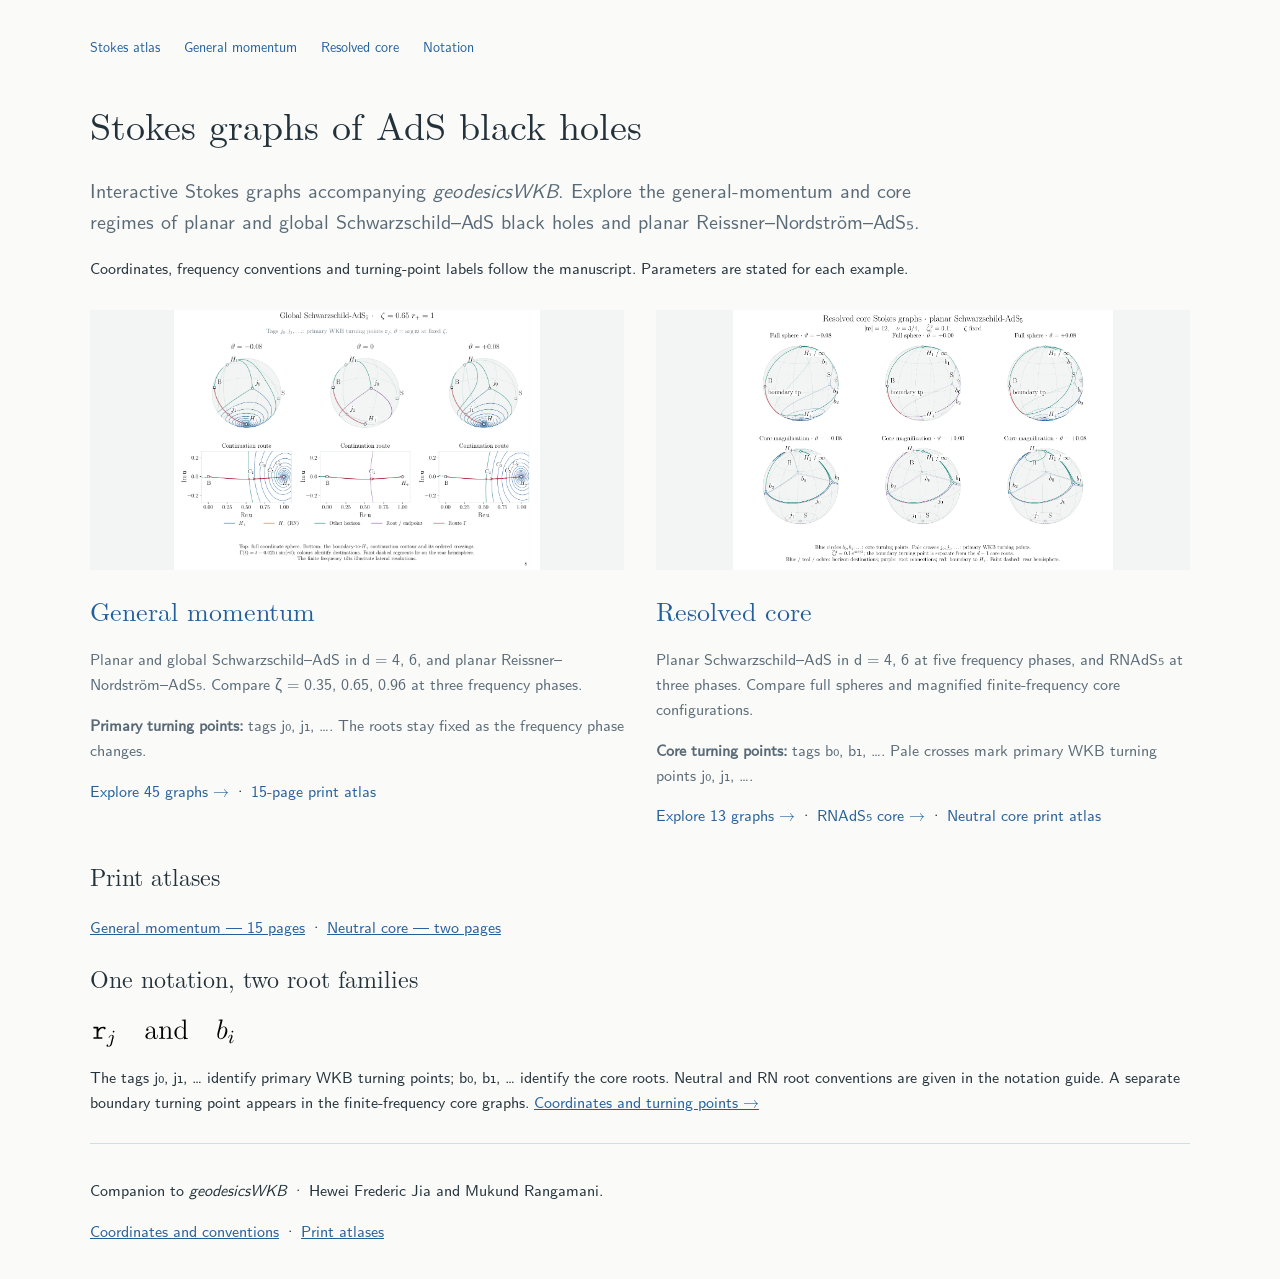
<file: index.html>
<!doctype html><html lang="en"><head><meta charset="utf-8"><meta name="viewport" content="width=device-width,initial-scale=1"><title>Stokes graphs of AdS black holes</title><link rel="stylesheet" href="assets/atlas.css"><style>body{margin:0;background:#fafbf9;color:#23313a}</style></head><body><main class="collection">
<nav class="atlas-nav"><a href="index.html">Stokes atlas</a><a href="general-zeta/index.html">General momentum</a><a href="core/index.html">Resolved core</a><a href="notation.html">Notation</a></nav>
<h1>Stokes graphs of AdS black holes</h1><p class="lead">Interactive Stokes graphs accompanying <em>geodesicsWKB</em>. Explore the general-momentum and core regimes of planar and global Schwarzschild–AdS black holes and planar Reissner–Nordström–AdS₅.</p><p>Coordinates, frequency conventions and turning-point labels follow the manuscript. Parameters are stated for each example.</p>
<div class="cards"><article><a href="general-zeta/index.html"><img src="general-zeta/previews/global-d4.png" alt="General momentum Stokes graphs and continuation route"><h2>General momentum</h2></a><p>Planar and global Schwarzschild–AdS in d = 4, 6, and planar Reissner–Nordström–AdS₅. Compare ζ = 0.35, 0.65, 0.96 at three frequency phases.</p><p><strong>Primary turning points:</strong> tags j₀, j₁, …. The roots stay fixed as the frequency phase changes.</p><a href="general-zeta/index.html">Explore 45 graphs →</a> · <a href="general-zeta/atlas.pdf">15-page print atlas</a></article>
<article><a href="core/index.html"><img src="core/figures/core-d4.png" alt="Full sphere and core magnification with distinct turning point families"><h2>Resolved core</h2></a><p>Planar Schwarzschild–AdS in d = 4, 6 at five frequency phases, and RNAdS₅ at three phases. Compare full spheres and magnified finite-frequency core configurations.</p><p><strong>Core turning points:</strong> tags b₀, b₁, …. Pale crosses mark primary WKB turning points j₀, j₁, ….</p><a href="core/index.html">Explore 13 graphs →</a> · <a href="core/index.html?background=rn">RNAdS₅ core →</a> · <a href="core/atlas.pdf">Neutral core print atlas</a></article></div>
<h2 id="print-atlases">Print atlases</h2><p><a href="general-zeta/atlas.pdf">General momentum — 15 pages</a> · <a href="core/atlas.pdf">Neutral core — two pages</a></p><h2>One notation, two root families</h2><p class="formula"><img class="math" src="assets/math/roots.svg" alt="Primary roots r_j and core roots b_i"></p><p>The tags j₀, j₁, … identify primary WKB turning points; b₀, b₁, … identify the core roots. Neutral and RN root conventions are given in the notation guide. A separate boundary turning point appears in the finite-frequency core graphs. <a href="notation.html">Coordinates and turning points →</a></p>
<footer><p>Companion to <em>geodesicsWKB</em> · Hewei Frederic Jia and Mukund Rangamani.</p><a href="notation.html">Coordinates and conventions</a> · <a href="index.html#print-atlases">Print atlases</a></footer></main></body></html>
</file>
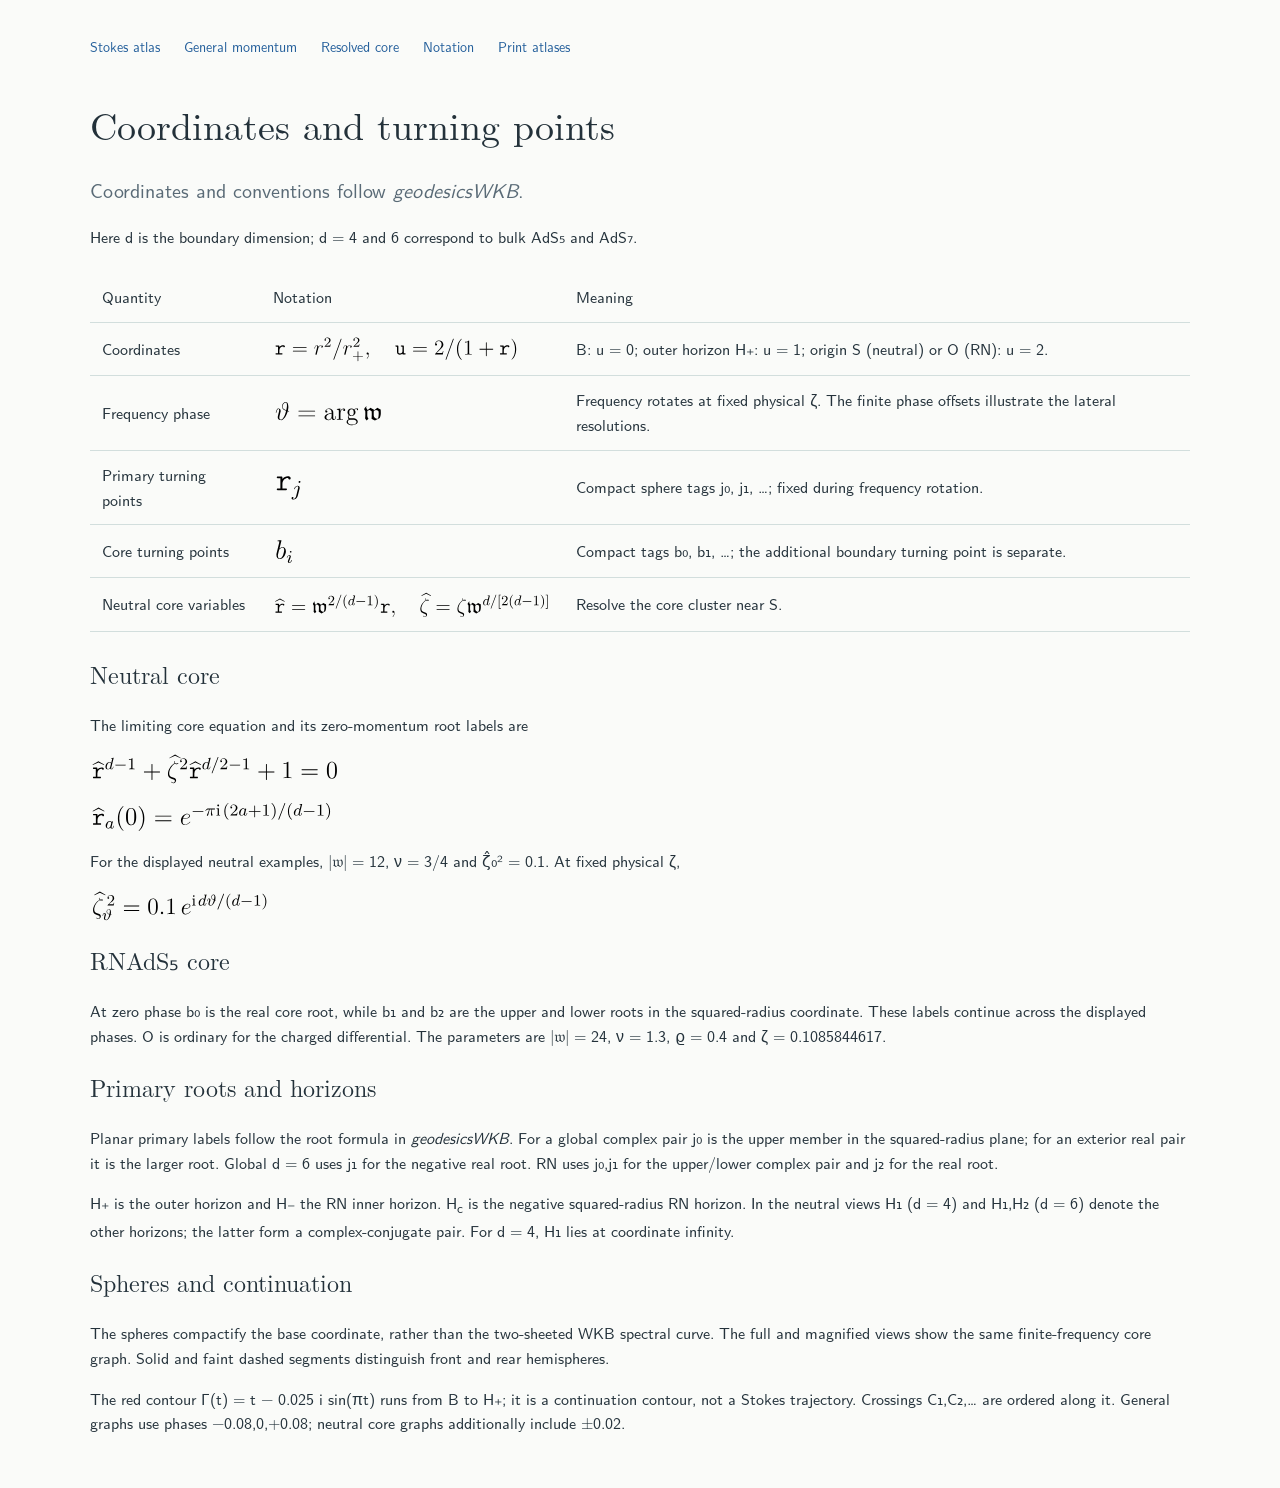
<file: notation.html>
<!doctype html><html lang="en"><head><meta charset="utf-8"><meta name="viewport" content="width=device-width,initial-scale=1"><title>Notation · Stokes atlas</title><link rel="stylesheet" href="assets/atlas.css"><style>body{margin:0;background:#fafbf9;color:#23313a}.atlas-nav{flex-wrap:wrap}.download{padding:18px 0;border-bottom:1px solid #d2dedd}.download h2{margin:0 0 6px}.notation-table{display:block;overflow:auto}</style></head><body><main class="collection"><nav class="atlas-nav"><a href="index.html">Stokes atlas</a><a href="general-zeta/index.html">General momentum</a><a href="core/index.html">Resolved core</a><a href="notation.html">Notation</a><a href="index.html#print-atlases">Print atlases</a></nav><h1>Coordinates and turning points</h1><p class="lead">Coordinates and conventions follow <em>geodesicsWKB</em>.</p>
<p>Here d is the boundary dimension; d = 4 and 6 correspond to bulk AdS₅ and AdS₇.</p>
<table class="notation-table"><tr><th>Quantity</th><th>Notation</th><th>Meaning</th></tr>
<tr><td>Coordinates</td><td><img class="math" src="assets/math/coordinates.svg" alt="r = radius squared / rplus squared; u = 2/(1+r)"></td><td>B: u = 0; outer horizon H₊: u = 1; origin S (neutral) or O (RN): u = 2.</td></tr>
<tr><td>Frequency phase</td><td><img class="math" src="assets/math/phase.svg" alt="vartheta = arg fraktur w"></td><td>Frequency rotates at fixed physical ζ. The finite phase offsets illustrate the lateral resolutions.</td></tr>
<tr><td>Primary turning points</td><td><img class="math" src="assets/math/rj_generic.svg" alt="r_j"></td><td>Compact sphere tags j₀, j₁, …; fixed during frequency rotation.</td></tr>
<tr><td>Core turning points</td><td><img class="math" src="assets/math/ra_generic.svg" alt="b_i"></td><td>Compact tags b₀, b₁, …; the additional boundary turning point is separate.</td></tr>
<tr><td>Neutral core variables</td><td><img class="math" src="assets/math/scaling.svg" alt="neutral core scaling relations"></td><td>Resolve the core cluster near S.</td></tr></table>
<h2>Neutral core</h2><p>The limiting core equation and its zero-momentum root labels are</p>
<p class="formula"><img class="math" src="assets/math/core_poly.svg" alt="neutral core polynomial"></p><p class="formula"><img class="math" src="assets/math/core_anchor.svg" alt="rhat_a(0) = exp[-pi i (2a+1)/(d-1)]"></p>
<p>For the displayed neutral examples, |𝔴| = 12, ν = 3/4 and ζ̂₀² = 0.1. At fixed physical ζ,</p><p class="formula"><img class="math" src="assets/math/core_rotation.svg" alt="zetahat squared = 0.1 exp[i d vartheta/(d-1)]"></p>
<h2>RNAdS₅ core</h2><p>At zero phase b₀ is the real core root, while b₁ and b₂ are the upper and lower roots in the squared-radius coordinate. These labels continue across the displayed phases. O is ordinary for the charged differential. The parameters are |𝔴| = 24, ν = 1.3, ϱ = 0.4 and ζ = 0.1085844617.</p>
<h2>Primary roots and horizons</h2><p>Planar primary labels follow the root formula in <em>geodesicsWKB</em>. For a global complex pair j₀ is the upper member in the squared-radius plane; for an exterior real pair it is the larger root. Global d = 6 uses j₁ for the negative real root. RN uses j₀,j₁ for the upper/lower complex pair and j₂ for the real root.</p>
<p>H₊ is the outer horizon and H₋ the RN inner horizon. H<sub>c</sub> is the negative squared-radius RN horizon. In the neutral views H₁ (d = 4) and H₁,H₂ (d = 6) denote the other horizons; the latter form a complex-conjugate pair. For d = 4, H₁ lies at coordinate infinity.</p>
<h2>Spheres and continuation</h2><p>The spheres compactify the base coordinate, rather than the two-sheeted WKB spectral curve. The full and magnified views show the same finite-frequency core graph. Solid and faint dashed segments distinguish front and rear hemispheres.</p><p>The red contour Γ(t) = t − 0.025 i sin(πt) runs from B to H₊; it is a continuation contour, not a Stokes trajectory. Crossings C₁,C₂,… are ordered along it. General graphs use phases −0.08,0,+0.08; neutral core graphs additionally include ±0.02.</p></main></body></html>
</file>
<file: assets/atlas.css>
@font-face{font-family:"LM Roman";src:url("fonts/lmroman10-regular.otf")}@font-face{font-family:"LM Roman";font-style:italic;src:url("fonts/lmroman10-italic.otf")}@font-face{font-family:"LM Sans";src:url("fonts/lmsans10-regular.otf")}
body{font-family:"LM Sans",sans-serif;line-height:1.55}h1,h2,h3{font-family:"LM Roman",serif;font-weight:400}.math{display:inline-block;vertical-align:middle;height:1.5em;max-width:100%;width:auto}.formula .math{height:2em}.atlas-nav{display:flex;gap:24px;border-bottom:1px solid var(--line);padding-bottom:13px;margin-bottom:24px;font-size:14px}.atlas-nav a{text-decoration:none}.intro{max-width:900px}.parameters{padding:10px 14px;border-left:3px solid var(--teal);background:var(--sphere);min-height:0}.point-key{margin-top:16px}.point-key summary{font-family:"LM Roman",serif;font-size:18px}.point-key td{font-variant-numeric:tabular-nums}.point-key .math{height:1.6em}.description p{max-width:1000px}.detail{line-height:1.6}.notice{font-size:13px;color:var(--muted)}.legend{line-height:1.8}.review-caption{max-width:960px}.side-heading{margin-top:28px}.collection{max-width:1100px;margin:auto;padding:36px 28px}.cards{display:grid;grid-template-columns:1fr 1fr;gap:32px;margin:30px 0}.cards a{text-decoration:none;color:inherit}.cards img{width:100%;height:260px;object-fit:contain;background:#f2f5f3}.cards h2{font-size:26px;margin:14px 0 6px}.cards p{color:#596a76}.collection h1{font-size:38px;margin:20px 0 10px}.collection .lead{font-size:20px;max-width:840px;color:#596a76}.collection a{color:#245f9b}.collection footer{border-top:1px solid #d2dedd;padding-top:18px;margin-top:28px}.notation-table{border-collapse:collapse;width:100%;margin:24px 0}.notation-table td,.notation-table th{padding:12px;border-bottom:1px solid #d2dedd;text-align:left}.notation-table th{font-weight:400}.notation-table .math{height:1.7em}details{margin:14px 0}pre{overflow-x:auto;background:#f2f5f3;padding:16px;font-size:13px}@media(max-width:760px){.cards{grid-template-columns:1fr}.atlas-nav{gap:15px}.collection{padding:20px 18px}.collection h1{font-size:30px}}
@media(prefers-color-scheme:dark){#general-app .math,#sphere-app .math{filter:invert(1)}}
</file>
